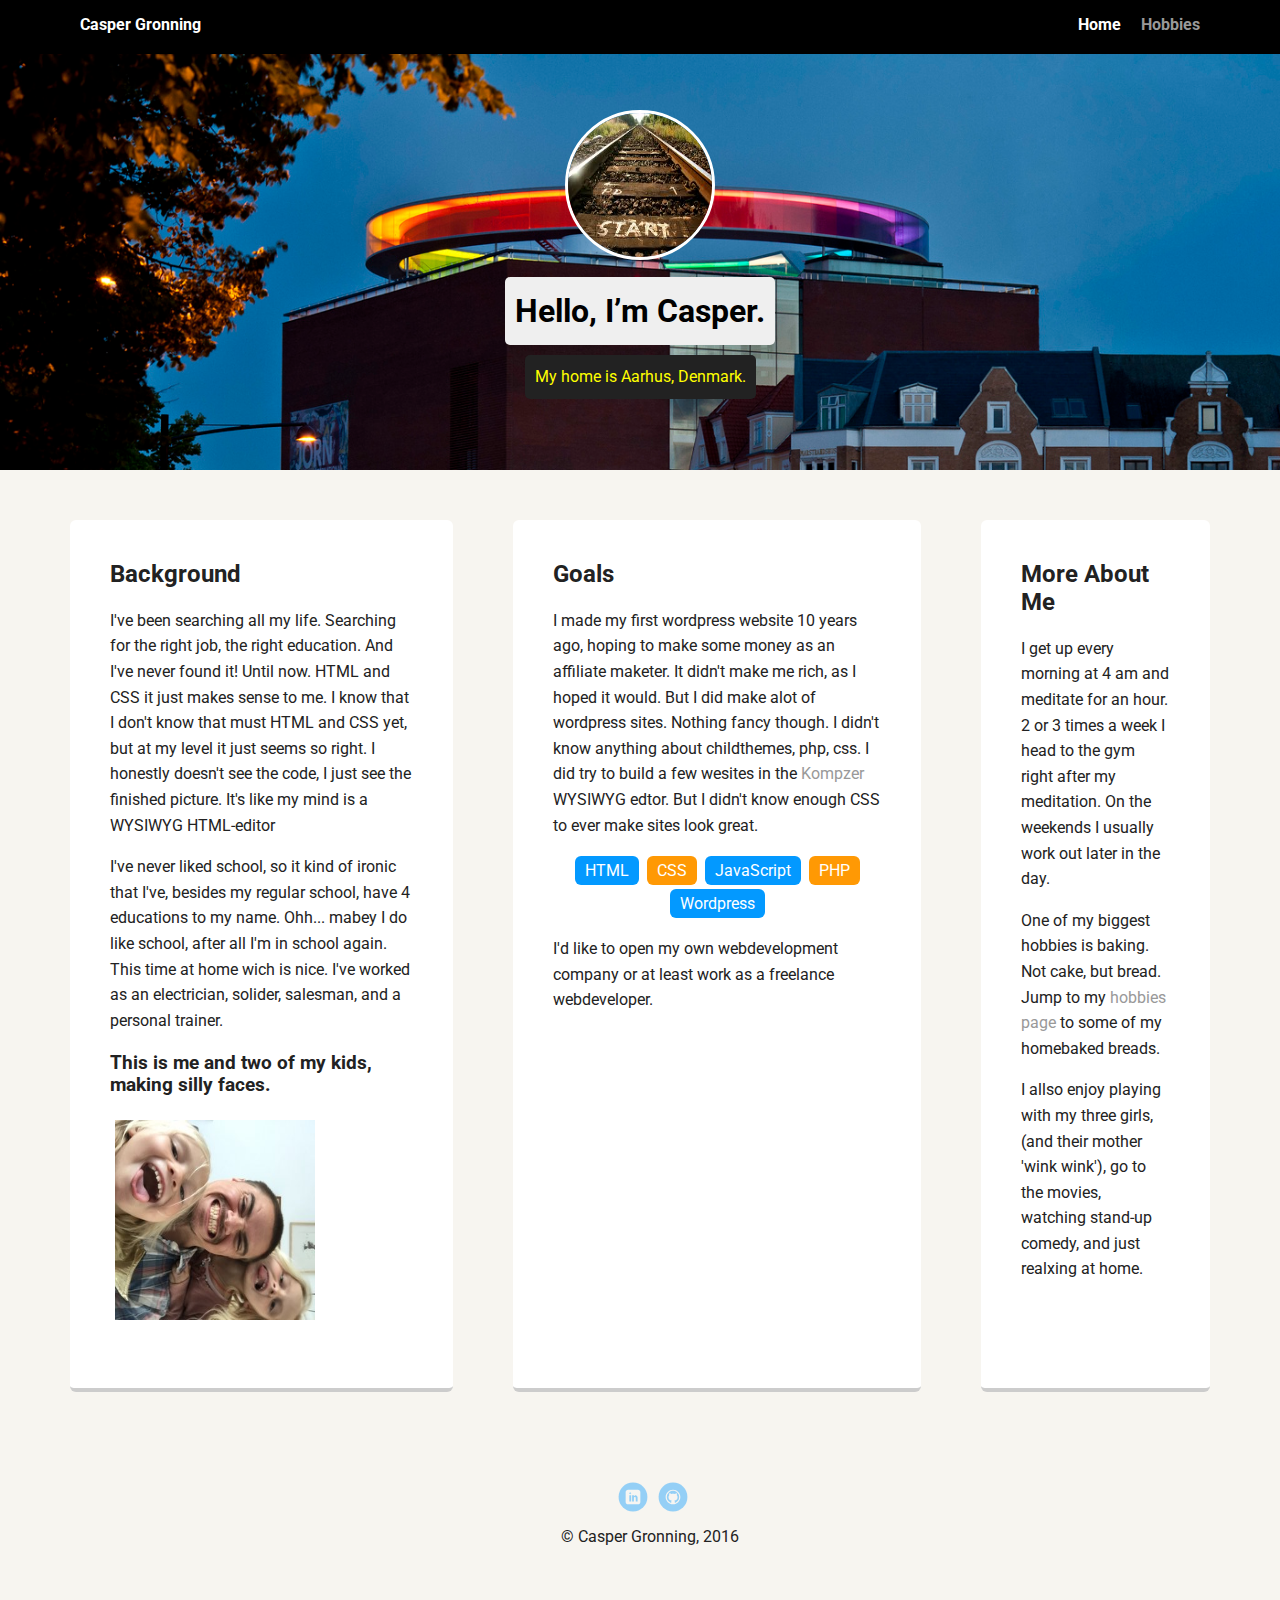
<file: index.html>
<!doctype html>
<html lang="en">
<head>
  <meta charset="utf-8">
  <title>Casper Gronning Profile</title>
  <meta name="viewport" content="width=device-width, initial-scale=1.0">
  <link rel="stylesheet" href="styles.css">
  <link href="https://fonts.googleapis.com/css?family=Muli%7CRoboto:400,300,500,700,900" rel="stylesheet"></head>
  <body>

    <div class="main-nav">
        <ul class="nav">
          <li class="name">Casper Gronning</li>
          <li><a href="index.html" class="selected">Home</a></li>
          <li><a href="hobbies.html">Hobbies</a></li>
        </ul>
    </div>

    <header>
      <img src="images/me.jpg" alt="set of rails" class="profile-image">
      <h1 class="tag name">Hello, I’m Casper.</h1>
      <p class="tag location">My home is Aarhus, Denmark.</p>
    </header>

    <main class="flex">
      <div class="card">
        <h2>Background</h2>
        <p>I've been searching all my life. Searching for the right job, the right education. And I've never found it! Until now. HTML and CSS it just makes sense to me. I know that I don't know that must HTML and CSS yet, but at my level it just seems so right. I honestly doesn't see the code, I just see the finished picture. It's like my mind is a WYSIWYG HTML-editor</p>
        
        <p>I've never liked school, so it kind of ironic that I've, besides my regular school, have 4 educations to my name. Ohh... mabey I do like school, after all I'm in school again. This time at home wich is nice. I've worked as an electrician, solider, salesman, and a personal trainer.</p>
        
        <h3>This is me and two of my kids, making silly faces.</h3>

        <p><img src="images/me2.jpg" class="rotate90" alt="picture of Casper"></p>
      </div>

      <div class="card">
        <h2>Goals</h2>
        <p>I made my first wordpress website 10 years ago, hoping to make some money as an affiliate maketer. It didn't make me rich, as I hoped it would. But I did make alot of wordpress sites. Nothing fancy though. I didn't know anything about childthemes, php, css. I did try to build a few wesites in the <a href="http://kompozer.net" target="blank">Kompzer</a> WYSIWYG edtor. But I didn't know enough CSS to ever make sites look great.</p>
        <ul class="skills">
          <li>HTML</li>
          <li>CSS</li>
          <li>JavaScript</li>
          <li>PHP</li>
          <li>Wordpress</li>
        </ul>
        <p>I'd like to open my own webdevelopment company or at least work as a freelance webdeveloper. </p>
      </div>

      <div class="card">
        <h2>More About Me</h2>
        <p>I get up every morning at 4 am and meditate for an hour. 2 or 3 times a week I head to the gym right after my meditation. On the weekends I usually work out later in the day.</p>
        <p>One of my biggest hobbies is baking. Not cake, but bread. Jump to my <a href="hobbies.html">hobbies page</a> to  some of my homebaked breads.</p>
        <p>I allso enjoy playing with my three girls, (and their mother 'wink wink'), go to the movies, watching stand-up comedy, and just realxing at home.</p>
      </div>

    </main>
    <footer>
      <ul>
        <li><a href="https://www.linkedin.com/in/casper-gronning" target="blank" class="social linkedin">LinkedIn</a></li>
        <li><a href="https://github.com/caspergronning" target="blank" class="social github">Github</a></li>
      </ul>
      <p class="copyright">&copy; Casper Gronning, 2016</p>
    </footer>
  </body>
  </html>
</file>
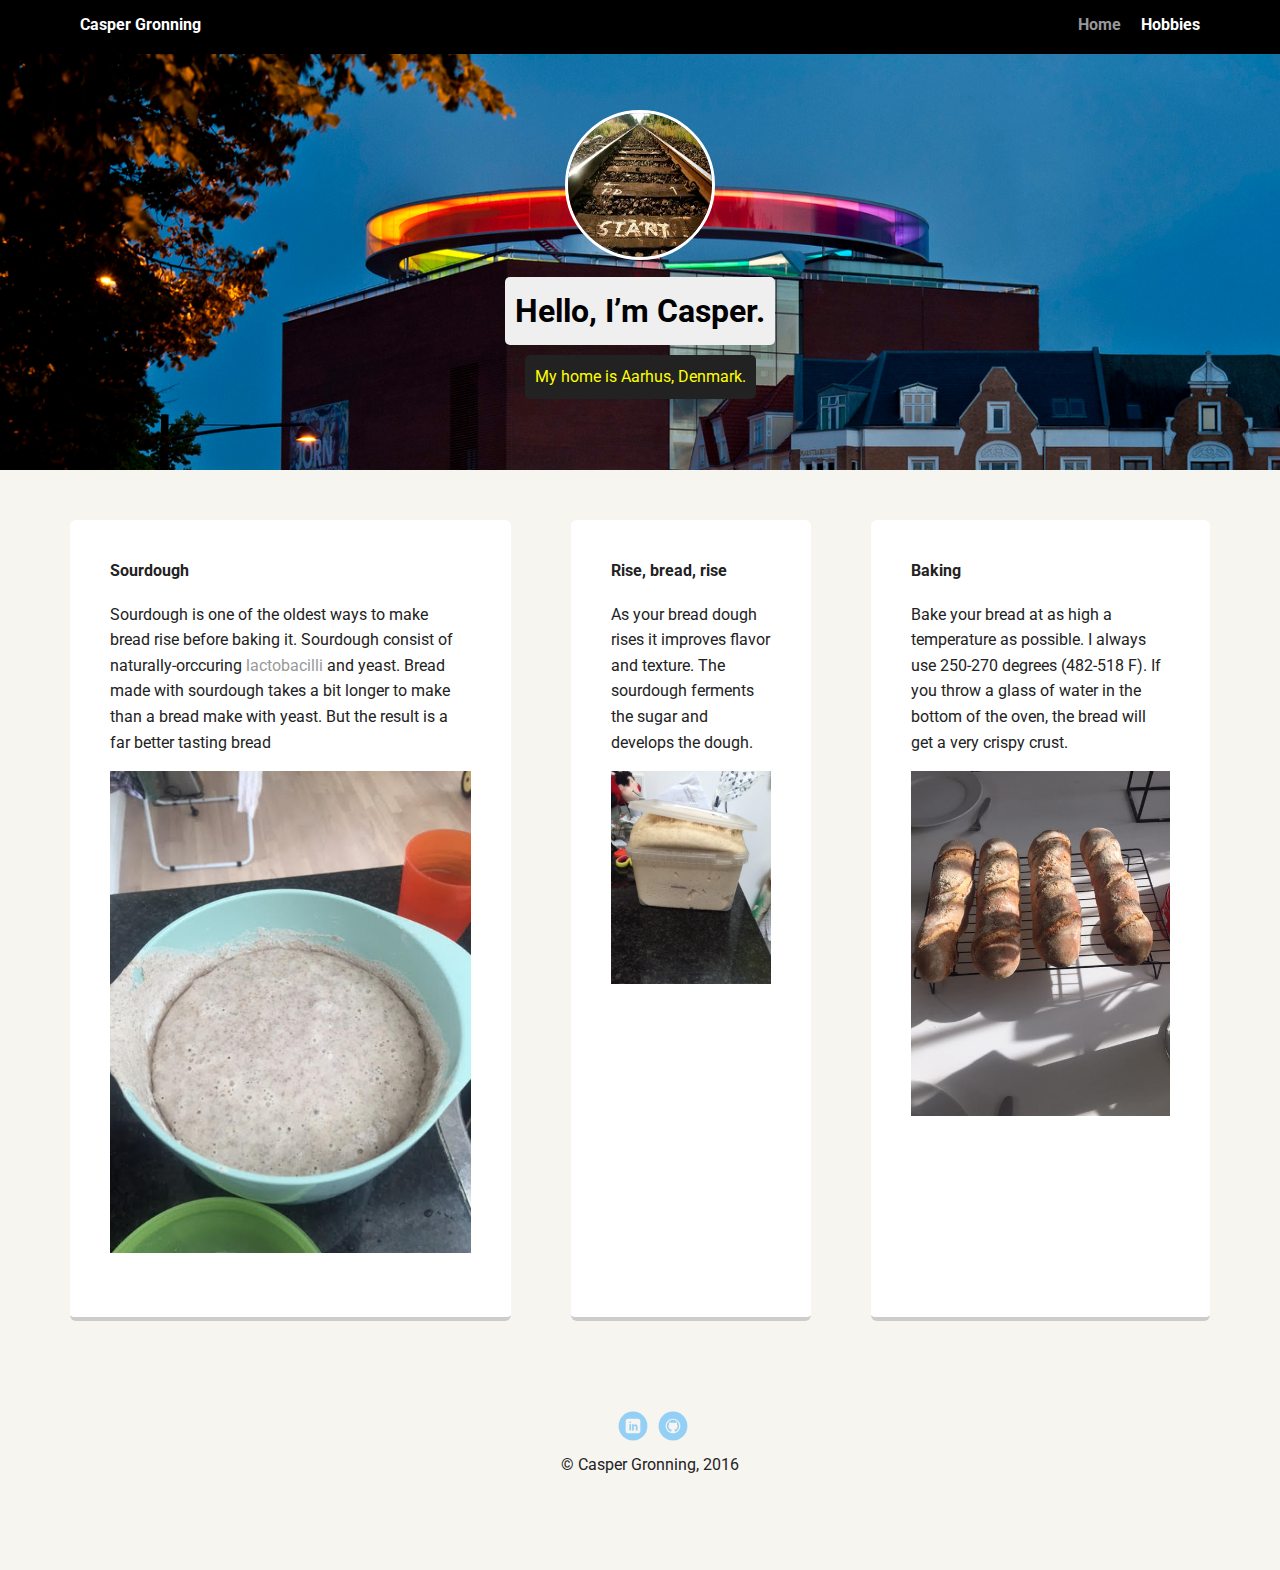
<file: hobbies.html>
<!doctype html>
<html lang="en">
<head>
  <meta charset="utf-8">
  <title>Casper Gronning Profile</title>
  <meta name="viewport" content="width=device-width, initial-scale=1.0">
  <link rel="stylesheet" href="styles.css">
  <link href="https://fonts.googleapis.com/css?family=Muli%7CRoboto:400,300,500,700,900" rel="stylesheet"></head>
  <body>

    <div class="main-nav">
        <ul class="nav">
          <li class="name">Casper Gronning</li>
          <li><a href="index.html" >Home</a></li>
          <li><a href="hobbies.html" class="selected">Hobbies</a></li>
        </ul>
    </div>

    <header>
      <img src="images/me.jpg" alt="set of rails" class="profile-image">
      <h1 class="tag name">Hello, I’m Casper.</h1>
      <p class="tag location">My home is Aarhus, Denmark.</p>
    </header>

    <main class="flex">
      <div class="card">
        <h4>Sourdough</h4>
        <p>Sourdough is one of the oldest ways to make bread rise before baking it. Sourdough consist of naturally-orccuring <a href="https://en.wikipedia.org/wiki/Lactobacillus">lactobacilli</a> and yeast. Bread made with sourdough takes a bit longer to make than a bread make with yeast. But the result is a far better tasting bread </p>
        <p><img src="images/sourdough.jpg" alt="sourdough erady to use"></p>
      </div>

       <div class="card">
        <h4>Rise, bread, rise</h4>
        <p>As your bread dough rises it improves flavor and texture. The sourdough ferments the sugar and develops the dough.</p>
        <p><img src="images/rise.jpg" alt="baguette dough rising"></p>
      </div>

       <div class="card">
        <h4>Baking</h4>
        <p>Bake your bread at as high a temperature as possible. I always use 250-270 degrees (482-518 F). If you throw a glass of water in the bottom of the oven, the bread will get a very crispy crust.</p>
        <p><img src="images/baguette.jpg" alt="4 baguettes"></p>
      </div>

    </main>
    <footer>
      <ul>
        <li><a href="https://www.linkedin.com/in/casper-gronning" target="blank" class="social linkedin">LinkedIn</a></li>
        <li><a href="https://github.com/caspergronning" target="blank" class="social github">Github</a></li>
      </ul>
      <p class="copyright">&copy; Casper Gronning, 2016</p>
    </footer>
  </body>
  </html>
</file>
<file: styles.css>
/* Global Layout Set-up */
* {
  box-sizing: border-box;
}

body {
  margin: 0;
  padding: 0;
  text-align: center;
  font-family: 'Roboto', sans-serif;
  color: #222;
  background: #f7f5f0;
}
/* Link Styles */

a {
  text-decoration: none;
  color: #999;
}
a:hover {
  color: #6633ff;
}

img {
  max-width: 100%;
}

/* Section Styles */

.main-nav {
  width: 100%;
  background: black;
  min-height: 30px;
  padding: 10px;
  position: fixed;
  text-align: center;
}
.nav {
  display: flex;
  justify-content: space-around;
  font-weight: 700;
  list-style-type: none;
  margin: 0 auto;
  padding: 0;
}

.nav .name {
    display: block;
    margin-right: auto;
    color: white;
}
.nav li {
  padding: 5px 10px 10px 10px;
}
.nav a {
  transition: all .5s;
}
.nav a:hover {
  color: white
}

.selected {
  color: white;
}

header {
  text-align: center;
  background: url('images/aarhus.jpg') no-repeat top center ;
  background-size: cover;
  overflow: hidden;
  padding-top: 60px;
}
header {
  line-height: 1.5;
}
header .profile-image {
  margin-top: 50px;
  width: 150px;
  height: 150px;
  border-radius: 50%;
  border: 3px solid white;
  transition: all .5s;

}
header .profile-image:hover {
  transform: scale(1.2) rotate(5deg);
  border: 3px solid black;
}
.tag {
  background-color: #efefef;
  color: black;
  padding: 10px;
  border-radius: 5px;
  display: table;
  margin: 10px auto;
}
.location {
  background-color: #222;
  color: yellow;
}
.card {
  margin: 30px;
  padding: 20px 40px 40px;
  max-width: 500px;
  text-align: left;
  background: #fff;
  border-bottom: 4px solid #ccc;
  border-radius: 6px;
  transition: all .5s;
}

.rotate90 {
    transform: rotate(90deg);
    height: 200px;
    width: 200px;
    margin: 5px;
    
}

.card:hover {
  border-color: #ff99ff;
}

ul.skills {
  padding: 0;
  text-align: center;
}

.skills li {
  border-radius: 6px;
  display: inline-block;
  background: #ff9904;
  color: white;
  padding: 5px 10px;
  margin: 2px;
}

.skills li:nth-child(odd) {
  background: #0399ff;
}

/* Hobbies Styles */



footer {
  width: 100%;
  min-height: 30px;
  padding: 20px 0 40px 20px;
}

footer .copyright {
  top: -8px;
  font-size: .75em;
}

footer ul {
  list-style-type: none;
  margin: 0;
  padding: 0;
}

footer ul li {
  display: inline-block;
}

a.social {
  display: inline-block;
  text-indent: -9999px;
  margin-left: 5px;
  width: 30px;
  height: 30px;
  background-size: 30px 30px;
  opacity: .4;
  transition: all .5s;
}

a.linkedin {
  background-image: url(images/linkedin.svg);
}
a.github {
  background-image: url(images/github.svg);
}
a.social:hover {
  opacity: 1;
}
.clearfix {
  clear: both;
}

/* Styles for larger screens */
@media screen and (min-width: 720px) {

  .flex {
      display: -ms-flexbox;      /* TWEENER - IE 10 */
      display: flex;
      max-width: 1200px;
      -ms-flex-pack: distribute;
      justify-content: space-around;
      margin: 0 auto;
  }

  header {
    min-height: 470px;
  }

  .nav {
    max-width: 1200px;
    padding: 0 30px;
  }


  main {
    padding-top: 20px;
  }

  main p {
    line-height: 1.6em;
  }

  footer {
    font-size: 1.3em;
    max-width: 1200px;
    margin: 40px auto;
  }

}
</file>
